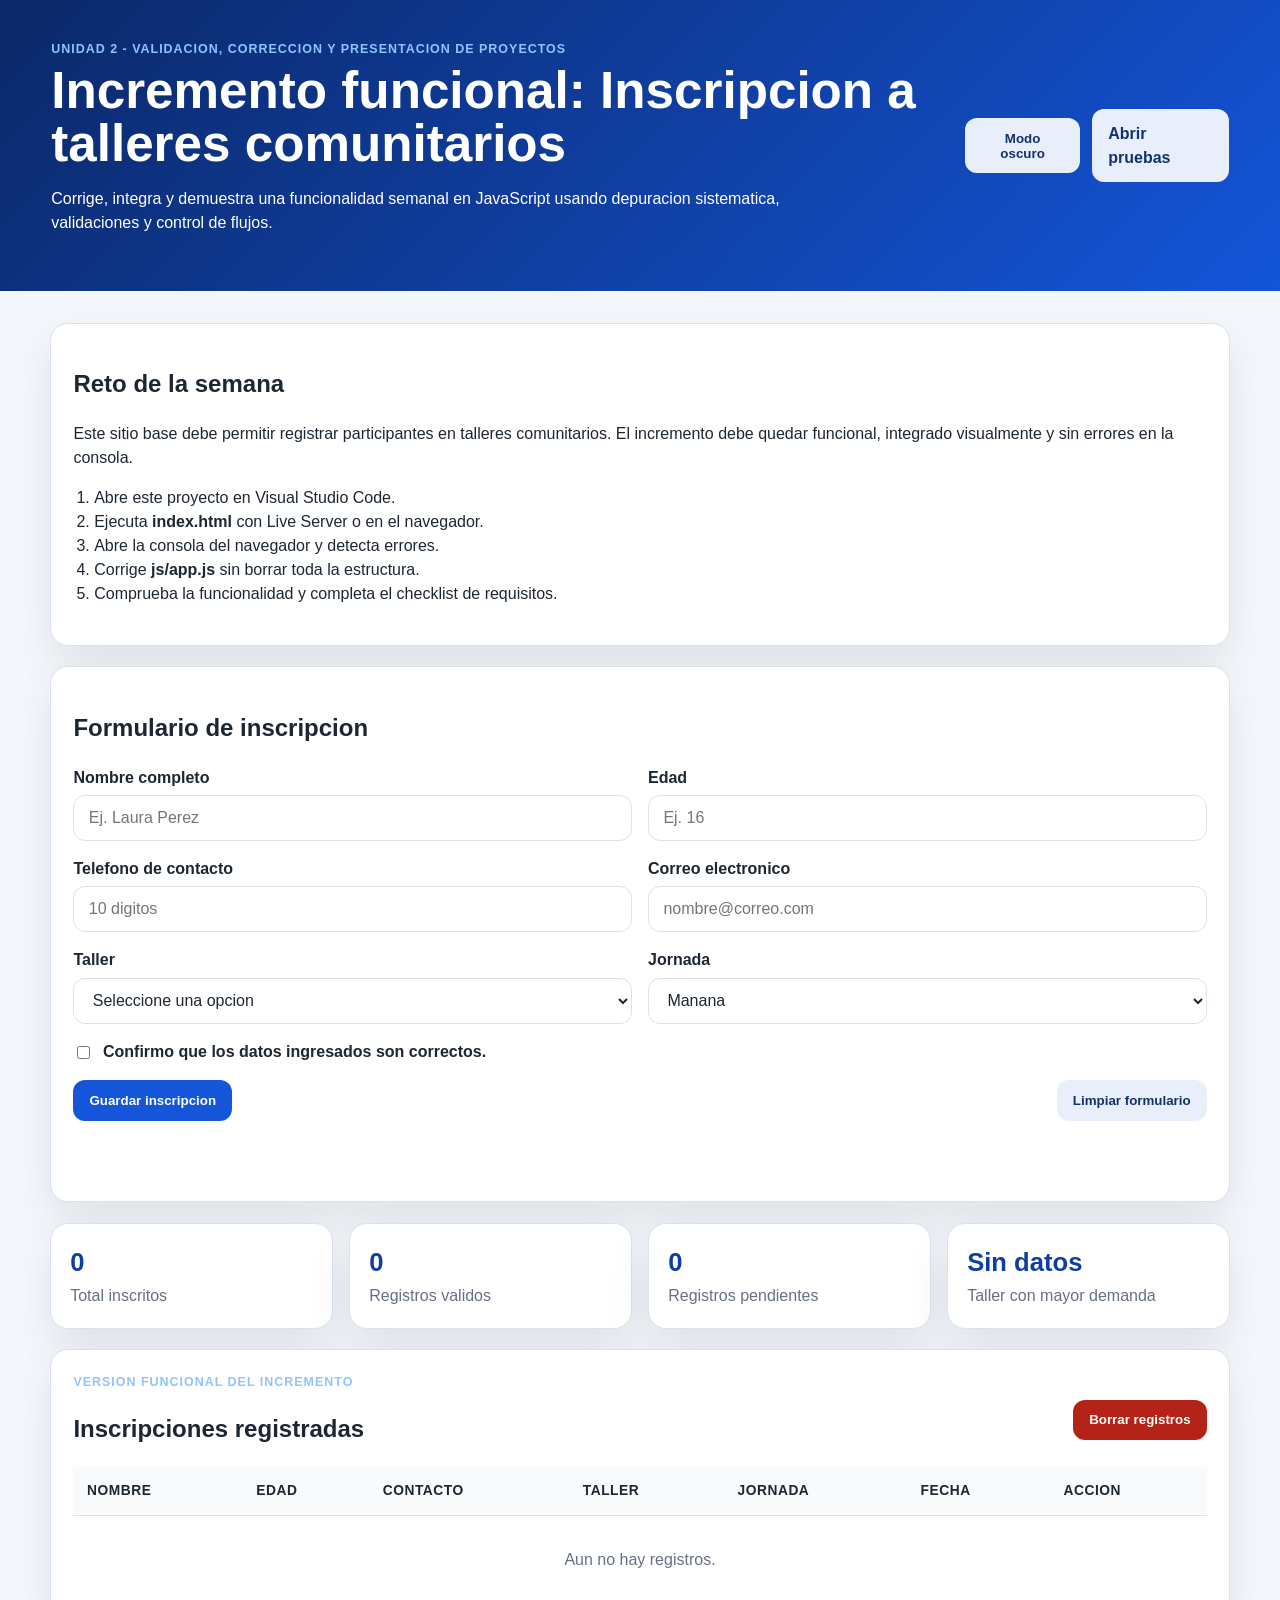
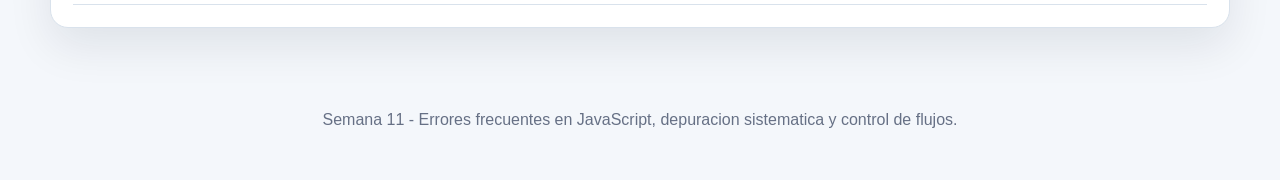
<file: index.html>
<!DOCTYPE html>
<html lang="es">
<head>
  <meta charset="UTF-8" />
  <meta name="viewport" content="width=device-width, initial-scale=1.0" />
  <title>Semana 11 - Entrega incremental JS</title>
  <link rel="stylesheet" href="css/styles.css" />
</head>
<body>
  <header class="hero">
    <div>
      <p class="eyebrow">Unidad 2 - Validacion, correccion y presentacion de proyectos</p>
      <h1>Incremento funcional: Inscripcion a talleres comunitarios</h1>
      <p>
        Corrige, integra y demuestra una funcionalidad semanal en JavaScript usando
        depuracion sistematica, validaciones y control de flujos.
      </p>
    </div>
    <div class="hero-actions">
      <button id="btn-modo-oscuro" class="button secondary" type="button">Modo oscuro</button>
      <a class="button secondary" href="tests.html">Abrir pruebas</a>
    </div>
  </header>

  <main class="layout">
    <section class="card instructions">
      <h2>Reto de la semana</h2>
      <p>
        Este sitio base debe permitir registrar participantes en talleres comunitarios.
        El incremento debe quedar funcional, integrado visualmente y sin errores en la consola.
      </p>
      <ol>
        <li>Abre este proyecto en Visual Studio Code.</li>
        <li>Ejecuta <strong>index.html</strong> con Live Server o en el navegador.</li>
        <li>Abre la consola del navegador y detecta errores.</li>
        <li>Corrige <strong>js/app.js</strong> sin borrar toda la estructura.</li>
        <li>Comprueba la funcionalidad y completa el checklist de requisitos.</li>
      </ol>
    </section>

    <section class="card">
      <h2>Formulario de inscripcion</h2>
      <form id="form-inscripcion" novalidate>
        <div class="grid two">
          <label>
            Nombre completo
            <input id="nombre" name="nombre" type="text" placeholder="Ej. Laura Perez" />
          </label>

          <label>
            Edad
            <input id="edad" name="edad" type="number" min="1" max="100" placeholder="Ej. 16" />
          </label>

          <label>
            Telefono de contacto
            <input id="telefono" name="telefono" type="text" placeholder="10 digitos" />
          </label>

          <label>
            Correo electronico
            <input id="correo" name="correo" type="email" placeholder="nombre@correo.com" />
          </label>

          <label>
            Taller
            <select id="taller" name="taller">
              <option value="">Seleccione una opcion</option>
              <option value="web">Programacion web</option>
              <option value="huerta">Huerta digital</option>
              <option value="finanzas">Finanzas para emprendimientos</option>
              <option value="datos">Datos para la finca</option>
            </select>
          </label>

          <label>
            Jornada
            <select id="jornada" name="jornada">
              <option value="manana">Manana</option>
              <option value="tarde">Tarde</option>
              <option value="sabado">Sabado</option>
            </select>
          </label>
        </div>

        <label class="check">
          <input id="acepta" name="acepta" type="checkbox" />
          Confirmo que los datos ingresados son correctos.
        </label>

        <div class="actions">
          <button id="btn-guardar" class="button" type="submit">Guardar inscripcion</button>
          <button id="btn-limpiar" class="button secondary" type="button">Limpiar formulario</button>
        </div>
      </form>
      <div id="mensaje" class="message" role="status" aria-live="polite"></div>
    </section>

    <section class="summary-grid">
      <article class="metric">
        <span id="total-inscritos">0</span>
        <p>Total inscritos</p>
      </article>
      <article class="metric">
        <span id="total-validos">0</span>
        <p>Registros validos</p>
      </article>
      <article class="metric">
        <span id="total-pendientes">0</span>
        <p>Registros pendientes</p>
      </article>
      <article class="metric">
        <span id="taller-popular">Sin datos</span>
        <p>Taller con mayor demanda</p>
      </article>
    </section>

    <section class="card table-card">
      <div class="section-title">
        <div>
          <p class="eyebrow">Version funcional del incremento</p>
          <h2>Inscripciones registradas</h2>
        </div>
        <button id="btn-borrar-todo" class="button danger" type="button">Borrar registros</button>
      </div>
      <div class="table-wrap">
        <table>
          <thead>
            <tr>
              <th>Nombre</th>
              <th>Edad</th>
              <th>Contacto</th>
              <th>Taller</th>
              <th>Jornada</th>
              <th>Fecha</th>
              <th>Accion</th>
            </tr>
          </thead>
          <tbody id="tabla-inscripciones">
            <tr>
              <td colspan="7" class="empty">Aun no hay registros.</td>
            </tr>
          </tbody>
        </table>
      </div>
    </section>
  </main>

  <footer class="footer">
    <p>Semana 11 - Errores frecuentes en JavaScript, depuracion sistematica y control de flujos.</p>
  </footer>

  <script src="js/app.js"></script>
</body>
</html>
</file>
<file: css/styles.css>
:root {
  --bg: #f4f7fb;
  --card: #ffffff;
  --text: #1d2733;
  --muted: #667085;
  --line: #d9e2ec;
  --primary: #1455d9;
  --primary-dark: #0f3f9e;
  --secondary-bg: #e9eefb;
  --secondary-text: #12326e;
  --secondary-hover: #dbe5fb;
  --hero-start: #0b2868;
  --hero-end: #1455d9;
  --th-bg: #f8fafc;
  --success: #0f7b45;
  --danger: #b42318;
  --warning: #b54708;
  --shadow: 0 18px 45px rgba(16, 24, 40, 0.09);
}

body.dark-mode {
  --bg: #0f172a;
  --card: #1f2937;
  --text: #e2e8f0;
  --muted: #94a3b8;
  --line: #334155;
  --primary: #60a5fa;
  --primary-dark: #3b82f6;
  --secondary-bg: #334155;
  --secondary-text: #e2e8f0;
  --secondary-hover: #475569;
  --hero-start: #111827;
  --hero-end: #1e293b;
  --th-bg: #111827;
  --success: #22c55e;
  --danger: #ef4444;
  --warning: #f59e0b;
  --shadow: 0 18px 45px rgba(0, 0, 0, 0.45);
}

* { box-sizing: border-box; }

body {
  margin: 0;
  font-family: Arial, Helvetica, sans-serif;
  background: var(--bg);
  color: var(--text);
  line-height: 1.5;
}

.hero {
  display: flex;
  justify-content: space-between;
  gap: 1rem;
  align-items: center;
  padding: 2.5rem clamp(1rem, 4vw, 4rem);
  background: linear-gradient(135deg, var(--hero-start), var(--hero-end));
  color: white;
}

.hero-actions {
  display: flex;
  align-items: center;
  gap: .75rem;
}

.hero h1 {
  margin: .3rem 0 .8rem;
  max-width: 900px;
  font-size: clamp(2rem, 4vw, 3.4rem);
  line-height: 1.05;
}

.hero p { max-width: 760px; }

.eyebrow {
  margin: 0;
  text-transform: uppercase;
  letter-spacing: .08em;
  font-size: .78rem;
  font-weight: 700;
  color: #8ec5ff;
}

.layout {
  width: min(1180px, calc(100% - 2rem));
  margin: 2rem auto;
  display: grid;
  gap: 1.3rem;
}

.card,
.metric {
  background: var(--card);
  border: 1px solid var(--line);
  border-radius: 18px;
  box-shadow: var(--shadow);
}

.card { padding: 1.4rem; }

.instructions ol { padding-left: 1.3rem; }

.grid.two {
  display: grid;
  grid-template-columns: repeat(2, minmax(0, 1fr));
  gap: 1rem;
}

label {
  display: grid;
  gap: .35rem;
  font-weight: 700;
}

input,
select {
  width: 100%;
  padding: .8rem .9rem;
  border: 1px solid var(--line);
  border-radius: 12px;
  font-size: 1rem;
  background: var(--card);
  color: var(--text);
}

input:focus,
select:focus {
  outline: 3px solid rgba(20, 85, 217, .18);
  border-color: var(--primary);
}

.check {
  display: flex;
  align-items: center;
  gap: .6rem;
  margin: 1rem 0;
  font-weight: 600;
}

.check input { width: auto; }

.actions,
.section-title {
  display: flex;
  flex-wrap: wrap;
  align-items: center;
  justify-content: space-between;
  gap: .8rem;
}

.button {
  display: inline-flex;
  align-items: center;
  justify-content: center;
  gap: .4rem;
  padding: .8rem 1rem;
  border: 0;
  border-radius: 12px;
  background: var(--primary);
  color: white;
  text-decoration: none;
  cursor: pointer;
  font-weight: 700;
}

.button:hover { background: var(--primary-dark); }
.button.secondary { background: var(--secondary-bg); color: var(--secondary-text); }
.button.secondary:hover { background: var(--secondary-hover); }
.button.danger { background: var(--danger); }
.button.danger:hover { background: #8e1c13; }

.message {
  min-height: 2.6rem;
  margin-top: 1rem;
  padding: .75rem 1rem;
  border-radius: 12px;
  border: 1px solid transparent;
  color: var(--muted);
}

.message.exito {
  color: var(--success);
  background: #ecfdf3;
  border-color: #abefc6;
}

.message.error {
  color: var(--danger);
  background: #fef3f2;
  border-color: #fecdca;
}

.message.info {
  color: #0b4a6f;
  background: #e0f2fe;
  border-color: #bae6fd;
}

.summary-grid {
  display: grid;
  grid-template-columns: repeat(4, minmax(0, 1fr));
  gap: 1rem;
}

.metric {
  padding: 1.2rem;
}

.metric span {
  display: block;
  font-size: 1.6rem;
  font-weight: 800;
  color: var(--primary-dark);
}

.metric p { margin: .2rem 0 0; color: var(--muted); }

.table-wrap { overflow-x: auto; }

table {
  width: 100%;
  border-collapse: collapse;
}

th,
td {
  padding: .85rem;
  border-bottom: 1px solid var(--line);
  text-align: left;
  vertical-align: top;
}

th {
  background: var(--th-bg);
  font-size: .86rem;
  text-transform: uppercase;
  letter-spacing: .04em;
}

.empty {
  text-align: center;
  color: var(--muted);
  padding: 2rem;
}

.footer {
  text-align: center;
  padding: 2rem 1rem;
  color: var(--muted);
}

.test-panel {
  width: min(1000px, calc(100% - 2rem));
  margin: 2rem auto;
}

.test-item {
  padding: .8rem 1rem;
  margin: .6rem 0;
  border-radius: 12px;
  border: 1px solid var(--line);
  background: var(--card);
}
.test-item.ok { border-color: #abefc6; background: #ecfdf3; }
.test-item.fail { border-color: #fecdca; background: #fef3f2; }

@media (max-width: 800px) {
  .hero { flex-direction: column; align-items: flex-start; }
  .grid.two,
  .summary-grid { grid-template-columns: 1fr; }
}
</file>
